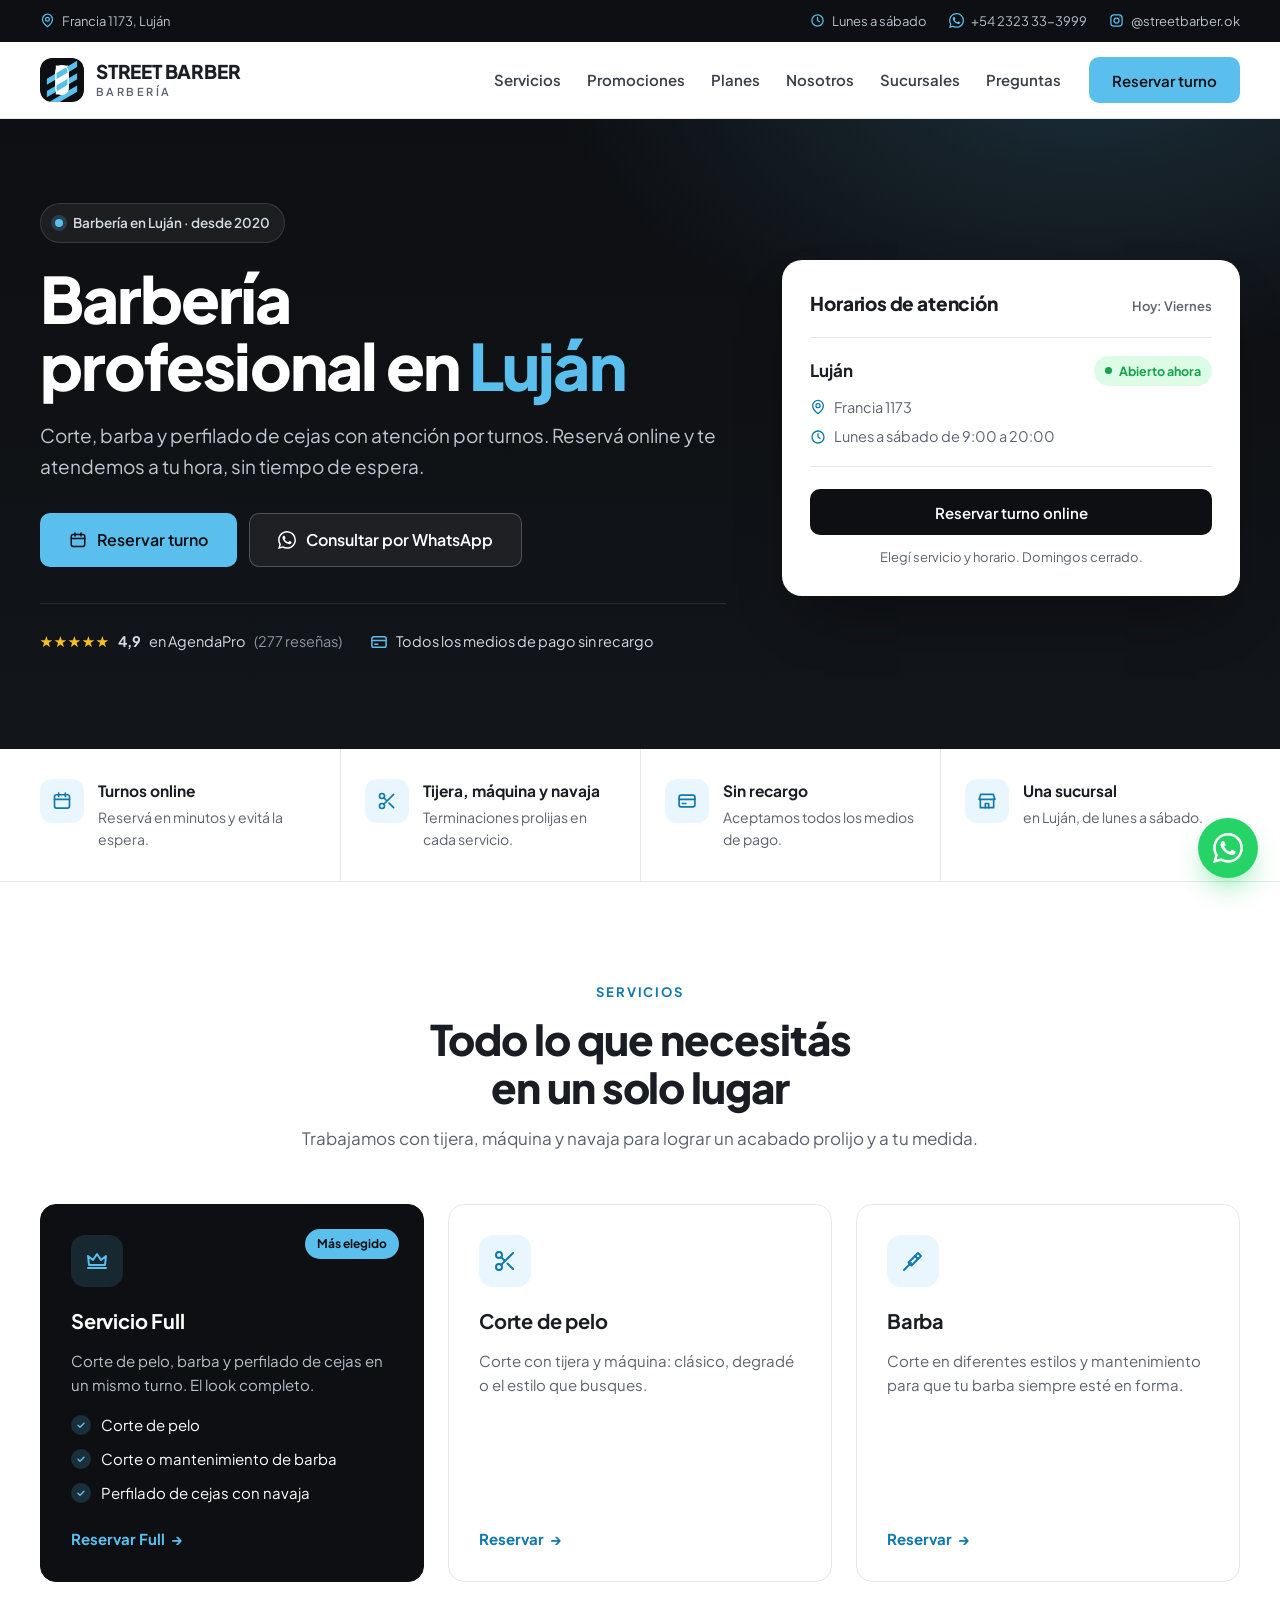
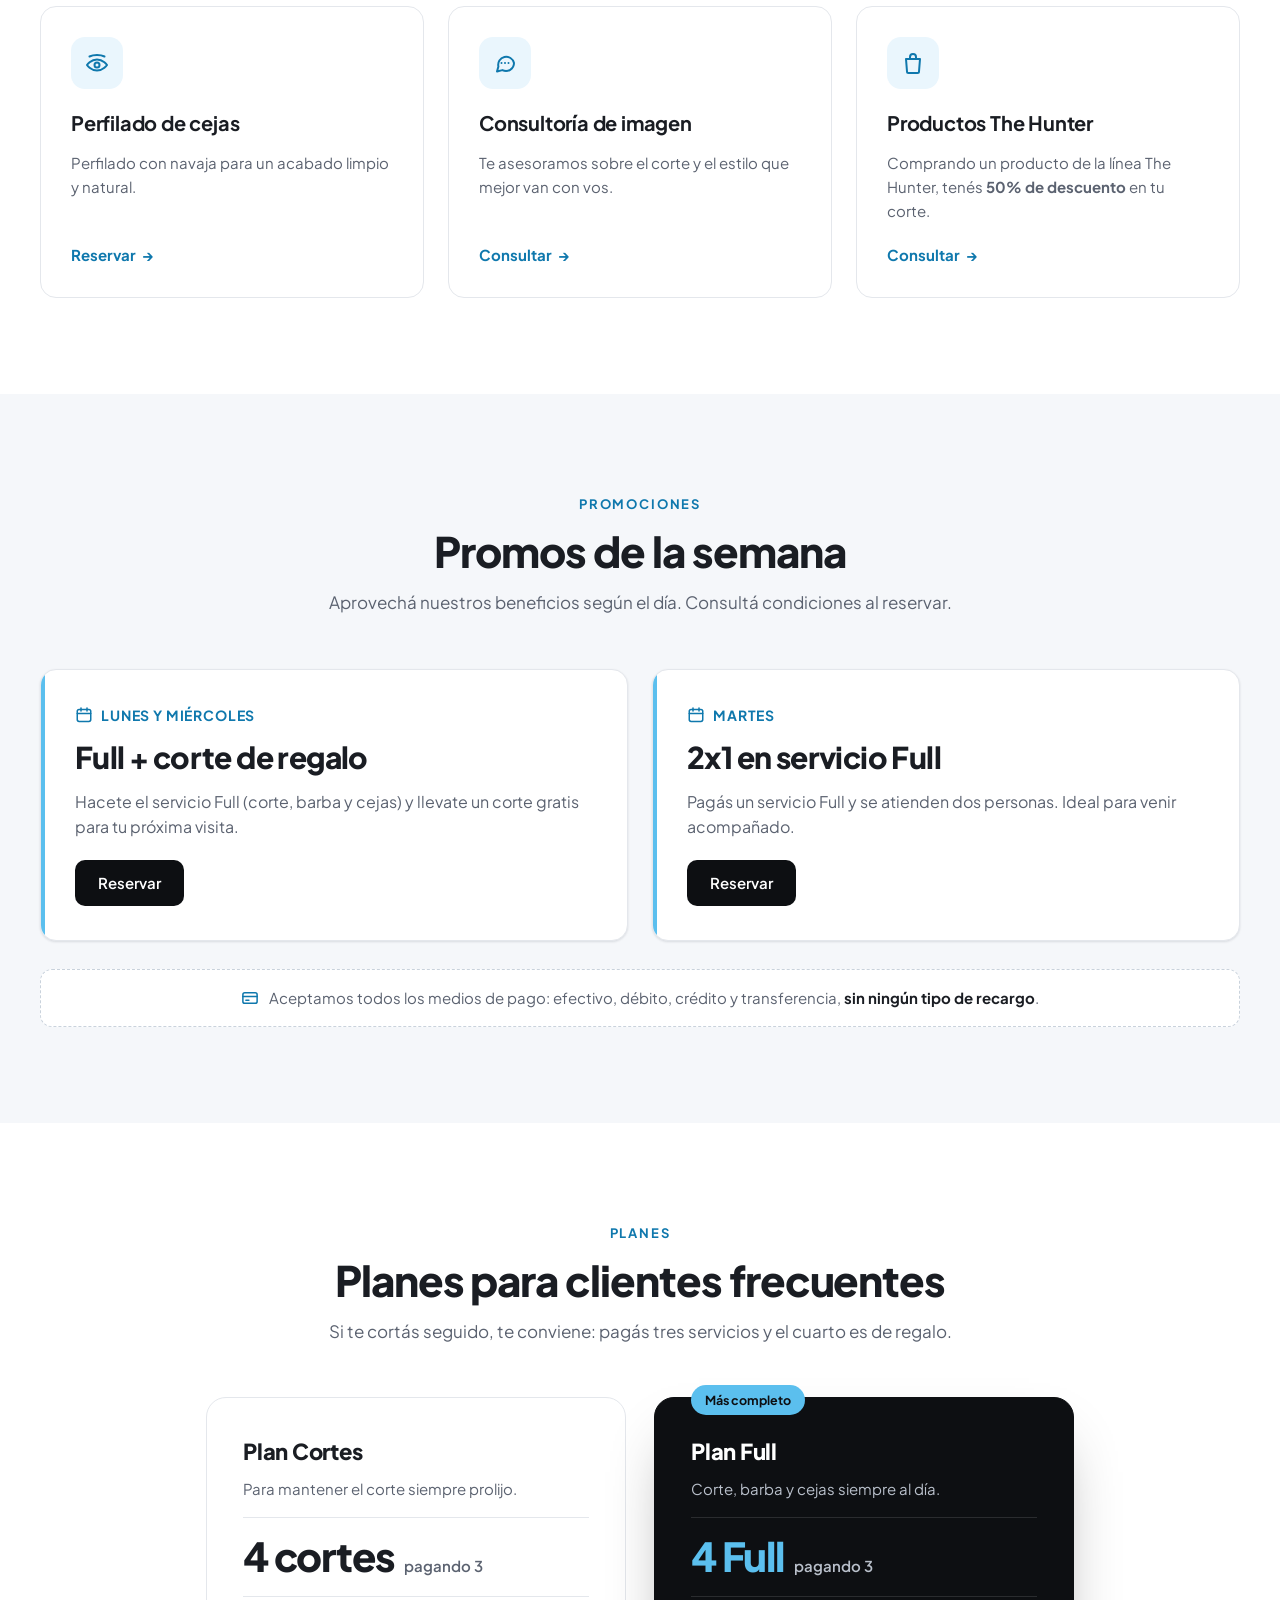
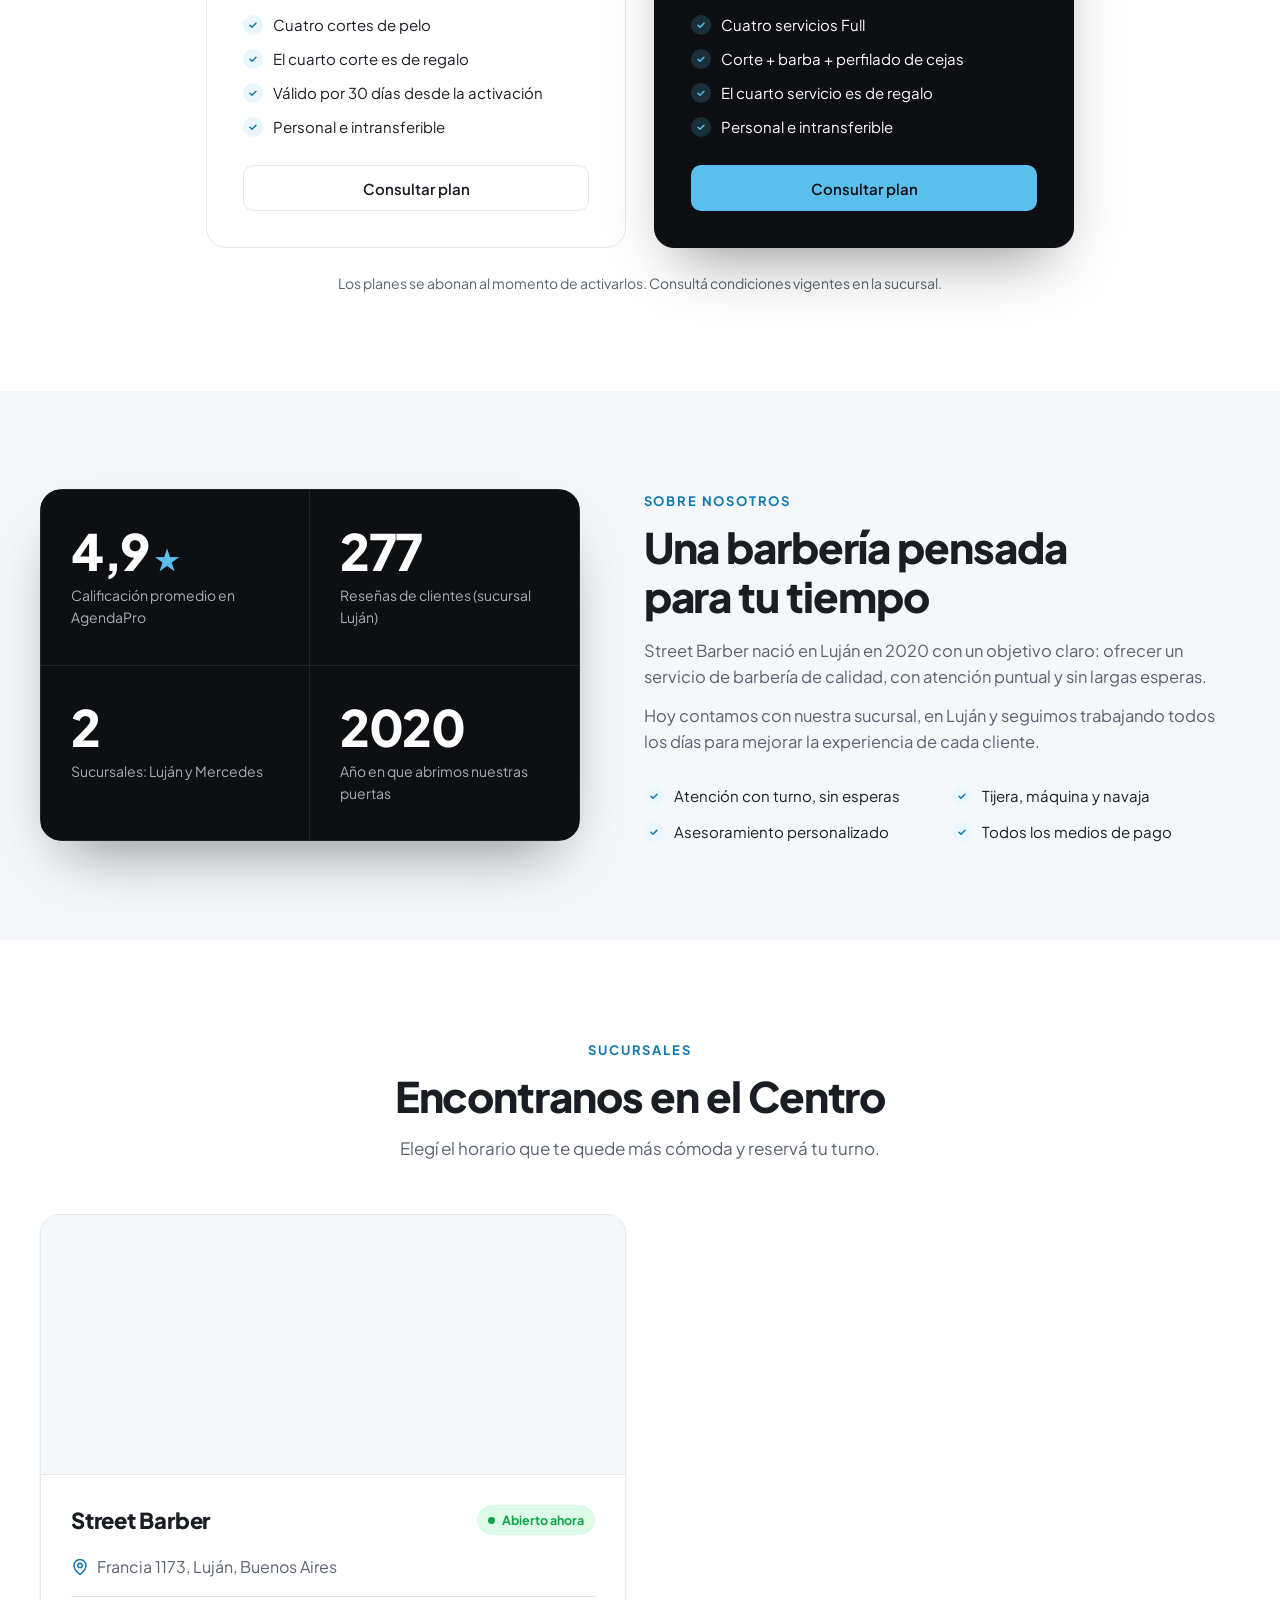
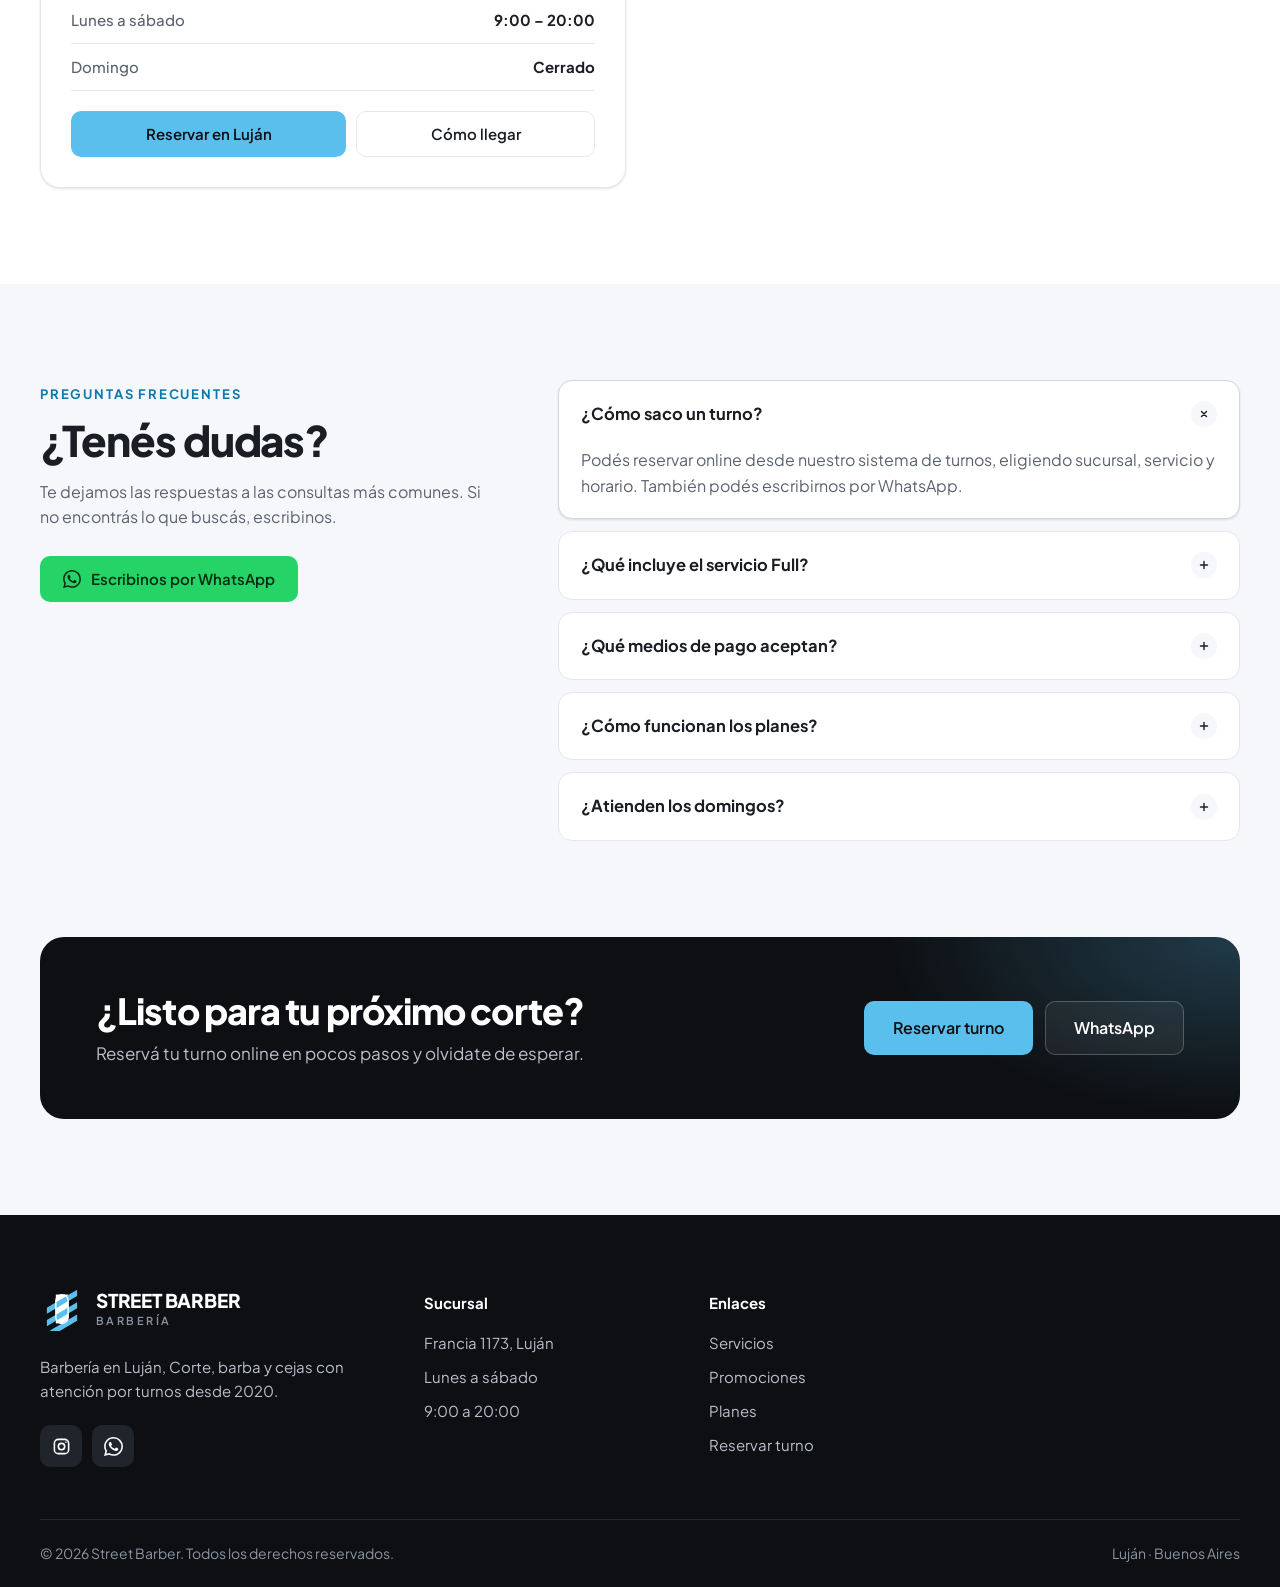
<file: index.html>
<!doctype html>
<html lang="es-AR">
<head>
  <meta charset="utf-8">
  <meta name="viewport" content="width=device-width, initial-scale=1">
  <title>Street Barber | Barbería en Luján y Mercedes</title>
  <meta name="description" content="Street Barber, barbería en Luján (Francia 1173). Corte, barba y perfilado de cejas con turnos online. Lunes a sábado.">
  <meta name="theme-color" content="#0d0f12">

  <meta property="og:type" content="website">
  <meta property="og:locale" content="es_AR">
  <meta property="og:site_name" content="Street Barber">
  <meta property="og:title" content="Street Barber | Barbería en Luján">
  <meta property="og:description" content="Corte, barba y cejas con turnos online. Reservá y te atendemos a tu hora.">
  <meta property="og:image" content="https://www.streetbarber.com.ar/assets/img/og.png">
  <meta property="og:image:width" content="1200">
  <meta property="og:image:height" content="630">
  <meta name="twitter:card" content="summary_large_image">

  <link rel="icon" href="assets/img/favicon.svg" type="image/svg+xml">
  <link rel="apple-touch-icon" href="assets/img/apple-touch-icon.png">

  <link rel="preconnect" href="https://fonts.googleapis.com">
  <link rel="preconnect" href="https://fonts.gstatic.com" crossorigin>
  <link href="https://fonts.googleapis.com/css2?family=Plus+Jakarta+Sans:wght@400;500;600;700;800&display=swap" rel="stylesheet">
  <link rel="stylesheet" href="assets/css/styles.css">

  <script type="application/ld+json">
  {
    "@context": "https://schema.org",
    "@graph": [
      {
        "@type": "BarberShop",
        "name": "Street Barber Luján",
        "url": "https://www.streetbarber.com.ar/",
        "image": "https://www.streetbarber.com.ar/assets/img/og.png",
        "telephone": "+54 2323 333999",
        "paymentAccepted": "Efectivo, Tarjeta de débito, Tarjeta de crédito, Transferencia",
        "address": { "@type": "PostalAddress", "streetAddress": "Francia 1173", "addressLocality": "Luján", "postalCode": "B6700", "addressRegion": "Buenos Aires", "addressCountry": "AR" },
        "openingHoursSpecification": [{ "@type": "OpeningHoursSpecification", "dayOfWeek": ["Monday","Tuesday","Wednesday","Thursday","Friday","Saturday"], "opens": "09:00", "closes": "20:00" }],
        "sameAs": ["https://www.instagram.com/streetbarber.ok/"]
      },
    ]
  }
  </script>
</head>
<body>

  <a class="skip-link" href="#contenido">Saltar al contenido</a>

  <!-- Barra superior -->
  <div class="topbar">
    <div class="container topbar__inner">
      <ul class="topbar__list">
        <li><svg class="icon" aria-hidden="true"><use href="#i-pin"/></svg> Francia 1173, Luján</li>
      </ul>
      <ul class="topbar__list">
        <li><svg class="icon" aria-hidden="true"><use href="#i-clock"/></svg> Lunes a sábado</li>
        <li><a href="https://wa.me/542323333999" target="_blank" rel="noopener"><svg class="icon" aria-hidden="true"><use href="#i-whatsapp"/></svg> +54 2323 33-3999</a></li>
        <li><a href="https://www.instagram.com/streetbarber.ok/" target="_blank" rel="noopener" aria-label="Instagram"><svg class="icon" aria-hidden="true"><use href="#i-instagram"/></svg> @streetbarber.ok</a></li>
      </ul>
    </div>
  </div>

  <!-- Navegación -->
  <header class="header" id="header">
    <div class="container header__inner">
      <a href="#inicio" class="brand" aria-label="Street Barber, ir al inicio">
        <svg class="brand__mark" viewBox="0 0 64 64" aria-hidden="true"><use href="#logo-mark"/></svg>
        <span class="brand__text">
          <strong>Street Barber</strong>
          <small>Barbería</small>
        </span>
      </a>

      <nav class="nav" id="nav" aria-label="Navegación principal">
        <ul class="nav__list">
          <li><a class="nav__link" href="#servicios">Servicios</a></li>
          <li><a class="nav__link" href="#promociones">Promociones</a></li>
          <li><a class="nav__link" href="#planes">Planes</a></li>
          <li><a class="nav__link" href="#nosotros">Nosotros</a></li>
          <li><a class="nav__link" href="#sucursales">Sucursales</a></li>
          <li><a class="nav__link" href="#preguntas">Preguntas</a></li>
        </ul>
        <a class="btn btn--primary nav__cta" href="https://streetbarber.site.agendapro.com/ar" target="_blank" rel="noopener">Reservar turno</a>
      </nav>

      <button class="nav-toggle" id="nav-toggle" aria-label="Abrir menú" aria-expanded="false" aria-controls="nav">
        <span></span><span></span><span></span>
      </button>
    </div>
  </header>

  <main id="contenido">

    <!-- Hero -->
    <section class="hero" id="inicio">
      <div class="container hero__inner">
        <div class="hero__content">
          <p class="hero__badge"><span class="dot"></span> Barbería en Luján · desde 2020</p>
          <h1 class="hero__title">Barbería profesional en <span>Luján</span></h1>
          <p class="hero__lead">Corte, barba y perfilado de cejas con atención por turnos. Reservá online y te atendemos a tu hora, sin tiempo de espera.</p>
          <div class="hero__actions">
            <a class="btn btn--primary btn--lg" href="https://streetbarber.site.agendapro.com/ar" target="_blank" rel="noopener">
              <svg class="icon" aria-hidden="true"><use href="#i-calendar"/></svg> Reservar turno
            </a>
            <a class="btn btn--ghost btn--lg" href="https://wa.me/542323333999?text=Hola%20Street%20Barber%2C%20quiero%20consultar%20por%20un%20turno." target="_blank" rel="noopener">
              <svg class="icon" aria-hidden="true"><use href="#i-whatsapp"/></svg> Consultar por WhatsApp
            </a>
          </div>
          <ul class="hero__trust">
            <li><span class="stars" aria-hidden="true">★★★★★</span> <strong>4,9</strong> en AgendaPro <span class="muted">(277 reseñas)</span></li>
            <li><svg class="icon" aria-hidden="true"><use href="#i-card"/></svg> Todos los medios de pago sin recargo</li>
          </ul>
        </div>

        <aside class="hours-card" aria-label="Horarios de atención">
          <div class="hours-card__head">
            <h2>Horarios de atención</h2>
            <span class="hours-card__today" id="today-label">Lunes a sábado</span>
          </div>

          <div class="hours-card__branch">
            <div class="hours-card__row">
              <h3>Luján</h3>
              <span class="status" data-branch="lujan"><span class="status__dot"></span><span class="status__text">Lun a Sáb</span></span>
            </div>
            <p><svg class="icon" aria-hidden="true"><use href="#i-pin"/></svg> Francia 1173</p>
            <p><svg class="icon" aria-hidden="true"><use href="#i-clock"/></svg> Lunes a sábado de 9:00 a 20:00</p>
          </div>

          <a class="btn btn--dark btn--block" href="https://streetbarber.site.agendapro.com/ar" target="_blank" rel="noopener">Reservar turno online</a>
          <p class="hours-card__note">Elegí servicio y horario. Domingos cerrado.</p>
        </aside>
      </div>
    </section>

    <!-- Beneficios -->
    <section class="features" aria-label="Por qué elegirnos">
      <div class="container features__grid">
        <div class="feature">
          <span class="feature__icon"><svg class="icon" aria-hidden="true"><use href="#i-calendar"/></svg></span>
          <div><h3>Turnos online</h3><p>Reservá en minutos y evitá la espera.</p></div>
        </div>
        <div class="feature">
          <span class="feature__icon"><svg class="icon" aria-hidden="true"><use href="#i-scissors"/></svg></span>
          <div><h3>Tijera, máquina y navaja</h3><p>Terminaciones prolijas en cada servicio.</p></div>
        </div>
        <div class="feature">
          <span class="feature__icon"><svg class="icon" aria-hidden="true"><use href="#i-card"/></svg></span>
          <div><h3>Sin recargo</h3><p>Aceptamos todos los medios de pago.</p></div>
        </div>
        <div class="feature">
          <span class="feature__icon"><svg class="icon" aria-hidden="true"><use href="#i-store"/></svg></span>
          <div><h3>Una sucursal</h3><p>en Luján, de lunes a sábado.</p></div>
        </div>
      </div>
    </section>

    <!-- Servicios -->
    <section class="section" id="servicios">
      <div class="container">
        <header class="section__head">
          <p class="eyebrow">Servicios</p>
          <h2 class="section__title">Todo lo que necesitás en un solo lugar</h2>
          <p class="section__lead">Trabajamos con tijera, máquina y navaja para lograr un acabado prolijo y a tu medida.</p>
        </header>

        <div class="services">
          <article class="service service--featured">
            <span class="service__badge">Más elegido</span>
            <span class="service__icon"><svg class="icon" aria-hidden="true"><use href="#i-crown"/></svg></span>
            <h3>Servicio Full</h3>
            <p>Corte de pelo, barba y perfilado de cejas en un mismo turno. El look completo.</p>
            <ul class="checklist">
              <li>Corte de pelo</li>
              <li>Corte o mantenimiento de barba</li>
              <li>Perfilado de cejas con navaja</li>
            </ul>
            <a class="service__link" href="https://streetbarber.site.agendapro.com/ar" target="_blank" rel="noopener">Reservar Full <span aria-hidden="true">→</span></a>
          </article>

          <article class="service">
            <span class="service__icon"><svg class="icon" aria-hidden="true"><use href="#i-scissors"/></svg></span>
            <h3>Corte de pelo</h3>
            <p>Corte con tijera y máquina: clásico, degradé o el estilo que busques.</p>
            <a class="service__link" href="https://streetbarber.site.agendapro.com/ar" target="_blank" rel="noopener">Reservar <span aria-hidden="true">→</span></a>
          </article>

          <article class="service">
            <span class="service__icon"><svg class="icon" aria-hidden="true"><use href="#i-razor"/></svg></span>
            <h3>Barba</h3>
            <p>Corte en diferentes estilos y mantenimiento para que tu barba siempre esté en forma.</p>
            <a class="service__link" href="https://streetbarber.site.agendapro.com/ar" target="_blank" rel="noopener">Reservar <span aria-hidden="true">→</span></a>
          </article>

          <article class="service">
            <span class="service__icon"><svg class="icon" aria-hidden="true"><use href="#i-eye"/></svg></span>
            <h3>Perfilado de cejas</h3>
            <p>Perfilado con navaja para un acabado limpio y natural.</p>
            <a class="service__link" href="https://streetbarber.site.agendapro.com/ar" target="_blank" rel="noopener">Reservar <span aria-hidden="true">→</span></a>
          </article>

          <article class="service">
            <span class="service__icon"><svg class="icon" aria-hidden="true"><use href="#i-chat"/></svg></span>
            <h3>Consultoría de imagen</h3>
            <p>Te asesoramos sobre el corte y el estilo que mejor van con vos.</p>
            <a class="service__link" href="https://wa.me/542323333999?text=Hola%2C%20quiero%20asesoramiento%20para%20mi%20pr%C3%B3ximo%20corte." target="_blank" rel="noopener">Consultar <span aria-hidden="true">→</span></a>
          </article>

          <article class="service">
            <span class="service__icon"><svg class="icon" aria-hidden="true"><use href="#i-bag"/></svg></span>
            <h3>Productos The Hunter</h3>
            <p>Comprando un producto de la línea The Hunter, tenés <strong>50% de descuento</strong> en tu corte.</p>
            <a class="service__link" href="https://wa.me/542323333999?text=Hola%2C%20quiero%20consultar%20por%20los%20productos%20The%20Hunter." target="_blank" rel="noopener">Consultar <span aria-hidden="true">→</span></a>
          </article>
        </div>
      </div>
    </section>

    <!-- Promociones -->
    <section class="section section--soft" id="promociones">
      <div class="container">
        <header class="section__head">
          <p class="eyebrow">Promociones</p>
          <h2 class="section__title">Promos de la semana</h2>
          <p class="section__lead">Aprovechá nuestros beneficios según el día. Consultá condiciones al reservar.</p>
        </header>

        <div class="promos">
          <article class="promo" data-days="1,3">
            <div class="promo__top">
              <span class="promo__day"><svg class="icon" aria-hidden="true"><use href="#i-calendar"/></svg> Lunes y miércoles</span>
              <span class="promo__today">Válida hoy</span>
            </div>
            <h3>Full + corte de regalo</h3>
            <p>Hacete el servicio Full (corte, barba y cejas) y llevate un corte gratis para tu próxima visita.</p>
            <a class="btn btn--dark" href="https://streetbarber.site.agendapro.com/ar" target="_blank" rel="noopener">Reservar</a>
          </article>

          <article class="promo" data-days="2">
            <div class="promo__top">
              <span class="promo__day"><svg class="icon" aria-hidden="true"><use href="#i-calendar"/></svg> Martes</span>
              <span class="promo__today">Válida hoy</span>
            </div>
            <h3>2x1 en servicio Full</h3>
            <p>Pagás un servicio Full y se atienden dos personas. Ideal para venir acompañado.</p>
            <a class="btn btn--dark" href="https://streetbarber.site.agendapro.com/ar" target="_blank" rel="noopener">Reservar</a>
          </article>
        </div>

        <p class="notice"><svg class="icon" aria-hidden="true"><use href="#i-card"/></svg> <span>Aceptamos todos los medios de pago: efectivo, débito, crédito y transferencia, <strong>sin ningún tipo de recargo</strong>.</span></p>
      </div>
    </section>

    <!-- Planes -->
    <section class="section" id="planes">
      <div class="container">
        <header class="section__head">
          <p class="eyebrow">Planes</p>
          <h2 class="section__title">Planes para clientes frecuentes</h2>
          <p class="section__lead">Si te cortás seguido, te conviene: pagás tres servicios y el cuarto es de regalo.</p>
        </header>

        <div class="plans">
          <article class="plan">
            <h3>Plan Cortes</h3>
            <p class="plan__desc">Para mantener el corte siempre prolijo.</p>
            <p class="plan__offer"><strong>4 cortes</strong> <span>pagando 3</span></p>
            <ul class="checklist">
              <li>Cuatro cortes de pelo</li>
              <li>El cuarto corte es de regalo</li>
              <li>Válido por 30 días desde la activación</li>
              <li>Personal e intransferible</li>
            </ul>
            <a class="btn btn--outline btn--block" href="https://wa.me/542323333999?text=Hola%2C%20quiero%20consultar%20por%20el%20Plan%20Cortes." target="_blank" rel="noopener">Consultar plan</a>
          </article>

          <article class="plan plan--featured">
            <span class="plan__badge">Más completo</span>
            <h3>Plan Full</h3>
            <p class="plan__desc">Corte, barba y cejas siempre al día.</p>
            <p class="plan__offer"><strong>4 Full</strong> <span>pagando 3</span></p>
            <ul class="checklist">
              <li>Cuatro servicios Full</li>
              <li>Corte + barba + perfilado de cejas</li>
              <li>El cuarto servicio es de regalo</li>
              <li>Personal e intransferible</li>
            </ul>
            <a class="btn btn--primary btn--block" href="https://wa.me/542323333999?text=Hola%2C%20quiero%20consultar%20por%20el%20Plan%20Full." target="_blank" rel="noopener">Consultar plan</a>
          </article>
        </div>
        <p class="plans__note">Los planes se abonan al momento de activarlos. Consultá condiciones vigentes en la sucursal.</p>
      </div>
    </section>

    <!-- Nosotros -->
    <section class="section section--soft" id="nosotros">
      <div class="container about">
        <div class="about__stats">
          <div class="stat">
            <strong>4,9<span>★</span></strong>
            <span>Calificación promedio en AgendaPro</span>
          </div>
          <div class="stat">
            <strong>277</strong>
            <span>Reseñas de clientes (sucursal Luján)</span>
          </div>
          <div class="stat">
            <strong>2</strong>
            <span>Sucursales: Luján y Mercedes</span>
          </div>
          <div class="stat">
            <strong>2020</strong>
            <span>Año en que abrimos nuestras puertas</span>
          </div>
        </div>

        <div class="about__content">
          <p class="eyebrow">Sobre nosotros</p>
          <h2 class="section__title">Una barbería pensada para tu tiempo</h2>
          <p>Street Barber nació en Luján en 2020 con un objetivo claro: ofrecer un servicio de barbería de calidad, con atención puntual y sin largas esperas.</p>
          <p>Hoy contamos con nuestra sucursal, en Luján y seguimos trabajando todos los días para mejorar la experiencia de cada cliente.</p>
          <ul class="checklist checklist--cols">
            <li>Atención con turno, sin esperas</li>
            <li>Tijera, máquina y navaja</li>
            <li>Asesoramiento personalizado</li>
            <li>Todos los medios de pago</li>
          </ul>
        </div>
      </div>
    </section>

    <!-- Sucursales -->
    <section class="section" id="sucursales">
      <div class="container">
        <header class="section__head">
          <p class="eyebrow">Sucursales</p>
          <h2 class="section__title">Encontranos en el Centro</h2>
          <p class="section__lead">Elegí el horario que te quede más cómoda y reservá tu turno.</p>
        </header>

        <div class="branches">
          <article class="branch">
            <div class="branch__map">
              <iframe title="Mapa de Street Barber Luján" loading="lazy" referrerpolicy="no-referrer-when-downgrade" src="https://www.google.com/maps?q=Francia+1173,+Luj%C3%A1n,+Buenos+Aires,+Argentina&amp;z=16&amp;output=embed"></iframe>
            </div>
            <div class="branch__body">
              <div class="branch__head">
                <h3>Street Barber</h3>
                <span class="status" data-branch="lujan"><span class="status__dot"></span><span class="status__text">Lun a Sáb</span></span>
              </div>
              <p class="branch__address"><svg class="icon" aria-hidden="true"><use href="#i-pin"/></svg> Francia 1173, Luján, Buenos Aires</p>
              <table class="hours">
                <tr><th scope="row">Lunes a sábado</th><td>9:00 – 20:00</td></tr>
                <tr><th scope="row">Domingo</th><td>Cerrado</td></tr>
              </table>
              <div class="branch__actions">
                <a class="btn btn--primary" href="https://streetbarber.site.agendapro.com/ar/sucursal/38255" target="_blank" rel="noopener">Reservar en Luján</a>
                <a class="btn btn--outline" href="https://www.google.com/maps/dir/?api=1&amp;destination=Francia+1173,+Luj%C3%A1n,+Buenos+Aires,+Argentina" target="_blank" rel="noopener">Cómo llegar</a>
              </div>
            </div>
          </article>
        
        </div>
      </div>
    </section>

    <!-- Preguntas frecuentes -->
    <section class="section section--soft" id="preguntas">
      <div class="container faq">
        <div class="faq__intro">
          <p class="eyebrow">Preguntas frecuentes</p>
          <h2 class="section__title">¿Tenés dudas?</h2>
          <p>Te dejamos las respuestas a las consultas más comunes. Si no encontrás lo que buscás, escribinos.</p>
          <a class="btn btn--whatsapp" href="https://wa.me/542323333999?text=Hola%20Street%20Barber%2C%20tengo%20una%20consulta." target="_blank" rel="noopener">
            <svg class="icon" aria-hidden="true"><use href="#i-whatsapp"/></svg> Escribinos por WhatsApp
          </a>
        </div>
        <div class="faq__list">
          <details class="faq__item" open>
            <summary>¿Cómo saco un turno?</summary>
            <p>Podés reservar online desde nuestro sistema de turnos, eligiendo sucursal, servicio y horario. También podés escribirnos por WhatsApp.</p>
          </details>
          <details class="faq__item">
            <summary>¿Qué incluye el servicio Full?</summary>
            <p>Incluye corte de pelo, corte o mantenimiento de barba y perfilado de cejas con navaja, todo en un mismo turno.</p>
          </details>
          <details class="faq__item">
            <summary>¿Qué medios de pago aceptan?</summary>
            <p>Aceptamos todos los medios de pago (efectivo, débito, crédito y transferencia) sin ningún tipo de recargo.</p>
          </details>
          <details class="faq__item">
            <summary>¿Cómo funcionan los planes?</summary>
            <p>El plan se abona al activarlo: pagás tres servicios y el cuarto es de regalo. El Plan Cortes tiene una vigencia de 30 días desde la activación. Los planes son personales e intransferibles.</p>
          </details>
          <details class="faq__item">
            <summary>¿Atienden los domingos?</summary>
            <p>No. Ambas sucursales atienden de lunes a sábado: Luján de 9:00 a 20:00 y Mercedes de 10:00 a 21:00.</p>
          </details>
        </div>
      </div>
    </section>

    <!-- Llamado a la acción -->
    <section class="cta">
      <div class="container">
        <div class="cta__box">
          <div>
            <h2>¿Listo para tu próximo corte?</h2>
            <p>Reservá tu turno online en pocos pasos y olvidate de esperar.</p>
          </div>
          <div class="cta__actions">
            <a class="btn btn--primary btn--lg" href="https://streetbarber.site.agendapro.com/ar" target="_blank" rel="noopener">Reservar turno</a>
            <a class="btn btn--ghost btn--lg" href="https://wa.me/542323333999?text=Hola%20Street%20Barber%2C%20quiero%20consultar%20por%20un%20turno." target="_blank" rel="noopener">WhatsApp</a>
          </div>
        </div>
      </div>
    </section>
  </main>

  <!-- Footer -->
  <footer class="footer">
    <div class="container footer__grid">
      <div class="footer__brand">
        <a href="#inicio" class="brand brand--light" aria-label="Street Barber, ir al inicio">
          <svg class="brand__mark" viewBox="0 0 64 64" aria-hidden="true"><use href="#logo-mark"/></svg>
          <span class="brand__text"><strong>Street Barber</strong><small>Barbería</small></span>
        </a>
        <p>Barbería en Luján, Corte, barba y cejas con atención por turnos desde 2020.</p>
        <div class="socials">
          <a href="https://www.instagram.com/streetbarber.ok/" target="_blank" rel="noopener" aria-label="Instagram de Street Barber"><svg class="icon" aria-hidden="true"><use href="#i-instagram"/></svg></a>
          <a href="https://wa.me/542323333999" target="_blank" rel="noopener" aria-label="WhatsApp de Street Barber"><svg class="icon" aria-hidden="true"><use href="#i-whatsapp"/></svg></a>
        </div>
      </div>

      <div>
        <h3 class="footer__title">Sucursal</h3>
        <ul class="footer__list">
          <li>Francia 1173, Luján</li>
          <li>Lunes a sábado</li>
          <li>9:00 a 20:00</li>
        </ul>
      </div>

      <div>
        <h3 class="footer__title">Enlaces</h3>
        <ul class="footer__list">
          <li><a href="#servicios">Servicios</a></li>
          <li><a href="#promociones">Promociones</a></li>
          <li><a href="#planes">Planes</a></li>
          <li><a href="https://streetbarber.site.agendapro.com/ar" target="_blank" rel="noopener">Reservar turno</a></li>
        </ul>
      </div>
    </div>
    <div class="container footer__bottom">
      <p>© <span id="year">2026</span> Street Barber. Todos los derechos reservados.</p>
      <p>Luján · Buenos Aires</p>
    </div>
  </footer>

  <!-- WhatsApp flotante -->
  <a class="whatsapp-float" href="https://wa.me/542323333999?text=Hola%20Street%20Barber%2C%20quiero%20consultar%20por%20un%20turno." target="_blank" rel="noopener" aria-label="Escribinos por WhatsApp">
    <svg class="icon" aria-hidden="true"><use href="#i-whatsapp"/></svg>
  </a>

  <!-- Íconos -->
  <svg xmlns="http://www.w3.org/2000/svg" style="display:none">
    <symbol id="logo-mark" viewBox="0 0 64 64">
      <rect width="64" height="64" rx="14" fill="#0d0f12"/>
      <clipPath id="pole-clip"><rect x="23" y="11" width="18" height="42" rx="9"/></clipPath>
      <g clip-path="url(#pole-clip)">
        <rect x="23" y="11" width="18" height="42" fill="#ffffff"/>
        <path d="M10 30 54 4v9L10 39zM10 48l44-26v9L10 57zM10 66l44-26v9L10 75z" fill="#5bbfee"/>
      </g>
      <rect x="23" y="11" width="18" height="42" rx="9" fill="none" stroke="#ffffff" stroke-width="2"/>
    </symbol>
    <symbol id="i-pin" viewBox="0 0 24 24" fill="none" stroke="currentColor" stroke-width="2" stroke-linecap="round" stroke-linejoin="round"><path d="M20 10c0 6-8 12-8 12S4 16 4 10a8 8 0 0 1 16 0z"/><circle cx="12" cy="10" r="3"/></symbol>
    <symbol id="i-clock" viewBox="0 0 24 24" fill="none" stroke="currentColor" stroke-width="2" stroke-linecap="round" stroke-linejoin="round"><circle cx="12" cy="12" r="9"/><path d="M12 7v5l3 2"/></symbol>
    <symbol id="i-calendar" viewBox="0 0 24 24" fill="none" stroke="currentColor" stroke-width="2" stroke-linecap="round" stroke-linejoin="round"><rect x="3" y="4.5" width="18" height="16" rx="2.5"/><path d="M16 2.5v4M8 2.5v4M3 10h18"/></symbol>
    <symbol id="i-scissors" viewBox="0 0 24 24" fill="none" stroke="currentColor" stroke-width="2" stroke-linecap="round" stroke-linejoin="round"><circle cx="6" cy="6" r="3"/><circle cx="6" cy="18" r="3"/><path d="M20 4 8.12 15.88M14.47 14.48 20 20M8.12 8.12 12 12"/></symbol>
    <symbol id="i-razor" viewBox="0 0 24 24" fill="none" stroke="currentColor" stroke-width="2" stroke-linecap="round" stroke-linejoin="round"><path d="M3 21l7-7"/><path d="M9 15l-1.5-1.5L17 4l3 3-9.5 9.5z"/><path d="M14 7l3 3"/></symbol>
    <symbol id="i-eye" viewBox="0 0 24 24" fill="none" stroke="currentColor" stroke-width="2" stroke-linecap="round" stroke-linejoin="round"><path d="M4.5 5.5c4-2 11-2 15 0"/><path d="M2 14s3.6-5.5 10-5.5S22 14 22 14s-3.6 5.5-10 5.5S2 14 2 14z"/><circle cx="12" cy="14" r="2.5"/></symbol>
    <symbol id="i-crown" viewBox="0 0 24 24" fill="none" stroke="currentColor" stroke-width="2" stroke-linecap="round" stroke-linejoin="round"><path d="M3 19h18M4 16 3 7l5 4 4-6 4 6 5-4-1 9z"/></symbol>
    <symbol id="i-chat" viewBox="0 0 24 24" fill="none" stroke="currentColor" stroke-width="2" stroke-linecap="round" stroke-linejoin="round"><path d="M21 12a8 8 0 0 1-11.6 7.1L4 20.5l1.4-4.9A8 8 0 1 1 21 12z"/><path d="M8.5 12h.01M12 12h.01M15.5 12h.01"/></symbol>
    <symbol id="i-bag" viewBox="0 0 24 24" fill="none" stroke="currentColor" stroke-width="2" stroke-linecap="round" stroke-linejoin="round"><path d="M5 8h14l-1 12.5a1.5 1.5 0 0 1-1.5 1.5h-9A1.5 1.5 0 0 1 6 20.5z"/><path d="M9 8V6a3 3 0 0 1 6 0v2"/></symbol>
    <symbol id="i-card" viewBox="0 0 24 24" fill="none" stroke="currentColor" stroke-width="2" stroke-linecap="round" stroke-linejoin="round"><rect x="2.5" y="5" width="19" height="14" rx="2.5"/><path d="M2.5 10h19M6.5 15h4"/></symbol>
    <symbol id="i-store" viewBox="0 0 24 24" fill="none" stroke="currentColor" stroke-width="2" stroke-linecap="round" stroke-linejoin="round"><path d="M4 10v10h16V10"/><path d="M2.5 10 4.5 4h15l2 6z"/><path d="M10 20v-5h4v5"/></symbol>
    <symbol id="i-check" viewBox="0 0 24 24" fill="none" stroke="currentColor" stroke-width="2.6" stroke-linecap="round" stroke-linejoin="round"><path d="M5 12.5l4.5 4.5L19 7.5"/></symbol>
    <symbol id="i-instagram" viewBox="0 0 24 24" fill="none" stroke="currentColor" stroke-width="2" stroke-linecap="round" stroke-linejoin="round"><rect x="3" y="3" width="18" height="18" rx="5"/><circle cx="12" cy="12" r="4"/><path d="M17.5 6.5h.01"/></symbol>
    <symbol id="i-whatsapp" viewBox="0 0 24 24"><path fill="currentColor" d="M17.472 14.382c-.297-.149-1.758-.867-2.03-.967-.273-.099-.471-.148-.67.15-.197.297-.767.966-.94 1.164-.173.199-.347.223-.644.075-.297-.15-1.255-.463-2.39-1.475-.883-.788-1.48-1.761-1.653-2.059-.173-.297-.018-.458.13-.606.134-.133.298-.347.446-.52.149-.174.198-.298.298-.497.099-.198.05-.371-.025-.52-.075-.149-.669-1.612-.916-2.207-.242-.579-.487-.5-.669-.51-.173-.008-.371-.01-.57-.01-.198 0-.52.074-.792.372-.272.297-1.04 1.016-1.04 2.479 0 1.462 1.065 2.875 1.213 3.074.149.198 2.096 3.2 5.077 4.487.709.306 1.262.489 1.694.625.712.227 1.36.195 1.871.118.571-.085 1.758-.719 2.006-1.413.248-.694.248-1.289.173-1.413-.074-.124-.272-.198-.57-.347m-5.421 7.403h-.004a9.87 9.87 0 01-5.031-1.378l-.361-.214-3.741.982.998-3.648-.235-.374a9.86 9.86 0 01-1.51-5.26c.001-5.45 4.436-9.884 9.888-9.884 2.64 0 5.122 1.03 6.988 2.898a9.825 9.825 0 012.893 6.994c-.003 5.45-4.437 9.884-9.885 9.884m8.413-18.297A11.815 11.815 0 0012.05 0C5.495 0 .16 5.335.157 11.892c0 2.096.547 4.142 1.588 5.945L.057 24l6.305-1.654a11.882 11.882 0 005.683 1.448h.005c6.554 0 11.89-5.335 11.893-11.893a11.821 11.821 0 00-3.48-8.413z"/></symbol>
  </svg>

  <script src="assets/js/main.js" defer></script>
</body>
</html>
</file>
<file: assets/css/styles.css>
/* ==========================================================================
   Street Barber — Hoja de estilos
   Colores de marca: negro, blanco y celeste
   ========================================================================== */

:root {
  --ink: #0d0f12;
  --ink-2: #16191e;
  --ink-3: #20242b;
  --text: #1a1d23;
  --muted: #5b6270;
  --line: #e4e7ec;
  --bg: #ffffff;
  --bg-soft: #f5f7fa;

  --brand: #5bbfee;        /* celeste */
  --brand-600: #3aaee6;
  --brand-700: #0f78ad;    /* celeste oscuro para textos sobre blanco */
  --brand-50: #eaf6fd;

  --green: #16a34a; --green-50: #dcfce7;
  --amber: #b45309; --amber-50: #fef3c7;
  --red: #dc2626;   --red-50: #fee2e2;
  --whatsapp: #25d366;

  --radius: 16px;
  --radius-sm: 10px;
  --shadow-sm: 0 1px 2px rgba(16, 24, 40, .05), 0 1px 3px rgba(16, 24, 40, .07);
  --shadow: 0 12px 32px -14px rgba(16, 24, 40, .22);
  --shadow-lg: 0 30px 60px -24px rgba(0, 0, 0, .45);

  --font: 'Plus Jakarta Sans', system-ui, -apple-system, 'Segoe UI', Roboto, sans-serif;
  --container: 1200px;
  --header-h: 76px;
}

/* ---------- Base ---------- */
*, *::before, *::after { box-sizing: border-box; }
html { scroll-behavior: smooth; scroll-padding-top: calc(var(--header-h) + 12px); -webkit-text-size-adjust: 100%; }
body { margin: 0; font-family: var(--font); font-size: 16px; line-height: 1.6; color: var(--text); background: var(--bg); -webkit-font-smoothing: antialiased; }
h1, h2, h3, p, ul { margin: 0; }
ul { padding: 0; list-style: none; }
a { color: inherit; text-decoration: none; }
img, svg, iframe { display: block; max-width: 100%; }
strong { font-weight: 700; }
::selection { background: var(--brand); color: var(--ink); }
:focus-visible { outline: 3px solid var(--brand); outline-offset: 2px; border-radius: 6px; }

.container { width: min(var(--container), 100% - 40px); margin-inline: auto; }
.icon { width: 18px; height: 18px; flex: none; }
.muted { color: var(--muted); }

.skip-link { position: absolute; left: 12px; top: -60px; z-index: 100; padding: 10px 16px; background: var(--ink); color: #fff; border-radius: 8px; font-weight: 600; }
.skip-link:focus { top: 12px; }

/* ---------- Botones ---------- */
.btn {
  display: inline-flex; align-items: center; justify-content: center; gap: 10px;
  min-height: 46px; padding: 0 22px; border-radius: 10px; border: 1.5px solid transparent;
  font: 600 15px/1 var(--font); white-space: nowrap; cursor: pointer;
  transition: background-color .2s, border-color .2s, color .2s, box-shadow .2s, transform .2s;
}
.btn:hover { transform: translateY(-1px); }
.btn--lg { min-height: 54px; padding: 0 28px; font-size: 16px; }
.btn--block { width: 100%; }
.btn--primary { background: var(--brand); color: var(--ink); }
.btn--primary:hover { background: var(--brand-600); box-shadow: 0 10px 22px -10px rgba(58, 174, 230, .8); }
.btn--dark { background: var(--ink); color: #fff; }
.btn--dark:hover { background: var(--ink-3); }
.btn--outline { background: #fff; color: var(--text); border-color: var(--line); }
.btn--outline:hover { border-color: var(--text); }
.btn--ghost { background: rgba(255, 255, 255, .06); color: #fff; border-color: rgba(255, 255, 255, .22); }
.btn--ghost:hover { background: rgba(255, 255, 255, .12); border-color: rgba(255, 255, 255, .4); }
.btn--whatsapp { background: var(--whatsapp); color: #062b14; }
.btn--whatsapp:hover { background: #20bd5a; }

/* ---------- Barra superior ---------- */
.topbar { background: var(--ink); color: #b9c0cb; font-size: 13px; }
.topbar__inner { display: flex; justify-content: space-between; align-items: center; gap: 16px; min-height: 42px; }
.topbar__list { display: flex; flex-wrap: wrap; gap: 6px 22px; }
.topbar__list li, .topbar__list a { display: inline-flex; align-items: center; gap: 7px; }
.topbar__list a:hover { color: #fff; }
.topbar .icon { width: 15px; height: 15px; color: var(--brand); }

/* ---------- Header ---------- */
.header { position: sticky; top: 0; z-index: 50; background: #fff; border-bottom: 1px solid var(--line); transition: box-shadow .25s; }
.header.is-scrolled { box-shadow: 0 6px 24px -14px rgba(16, 24, 40, .35); }
.header__inner { display: flex; align-items: center; justify-content: space-between; gap: 24px; height: var(--header-h); }

.brand { display: inline-flex; align-items: center; gap: 12px; }
.brand__mark { width: 44px; height: 44px; border-radius: 12px; }
.brand__text { display: flex; flex-direction: column; line-height: 1.05; }
.brand__text strong { font-size: 19px; font-weight: 800; letter-spacing: -.01em; text-transform: uppercase; }
.brand__text small { font-size: 11px; font-weight: 600; letter-spacing: .22em; text-transform: uppercase; color: var(--muted); margin-top: 4px; }
.brand--light .brand__text strong { color: #fff; }
.brand--light .brand__text small { color: #8d95a3; }

.nav { display: flex; align-items: center; gap: 28px; }
.nav__list { display: flex; align-items: center; gap: 26px; }
.nav__link { position: relative; font-size: 15px; font-weight: 600; color: #3a404b; padding: 6px 0; transition: color .2s; }
.nav__link::after { content: ""; position: absolute; left: 0; right: 0; bottom: -2px; height: 2px; border-radius: 2px; background: var(--brand); transform: scaleX(0); transition: transform .25s; }
.nav__link:hover, .nav__link.is-active { color: var(--text); }
.nav__link:hover::after, .nav__link.is-active::after { transform: scaleX(1); }

.nav-toggle { display: none; width: 46px; height: 46px; border: 1px solid var(--line); border-radius: 10px; background: #fff; cursor: pointer; position: relative; }
.nav-toggle span { position: absolute; left: 13px; right: 13px; height: 2px; border-radius: 2px; background: var(--text); transition: transform .25s, opacity .2s; }
.nav-toggle span:nth-child(1) { top: 15px; }
.nav-toggle span:nth-child(2) { top: 21px; }
.nav-toggle span:nth-child(3) { top: 27px; }
.nav-open .nav-toggle span:nth-child(1) { transform: translateY(6px) rotate(45deg); }
.nav-open .nav-toggle span:nth-child(2) { opacity: 0; }
.nav-open .nav-toggle span:nth-child(3) { transform: translateY(-6px) rotate(-45deg); }

/* ---------- Hero ---------- */
.hero {
  position: relative; overflow: hidden; color: #fff; padding: 84px 0 96px;
  background:
    radial-gradient(900px 500px at 85% -10%, rgba(91, 191, 238, .18), transparent 60%),
    linear-gradient(180deg, #0d0f12 0%, #121519 100%);
  /* Para usar una foto de fondo, guardala como assets/img/hero.jpg y reemplazá
     las líneas de "background" de arriba por:
     background: linear-gradient(90deg, rgba(13,15,18,.94) 0%, rgba(13,15,18,.75) 55%, rgba(13,15,18,.55) 100%), url("../img/hero.jpg") center / cover; */
}
.hero__inner { display: grid; grid-template-columns: minmax(0, 1.2fr) minmax(0, .8fr); gap: 56px; align-items: center; }
.hero__badge { display: inline-flex; align-items: center; gap: 10px; padding: 8px 14px; border-radius: 999px; background: rgba(255, 255, 255, .06); border: 1px solid rgba(255, 255, 255, .12); font-size: 13.5px; font-weight: 600; color: #d5dae2; }
.hero__badge .dot { width: 8px; height: 8px; border-radius: 50%; background: var(--brand); box-shadow: 0 0 0 4px rgba(91, 191, 238, .2); }
.hero__title { text-wrap: balance; margin-top: 22px; font-size: clamp(38px, 5.4vw, 64px); line-height: 1.06; font-weight: 800; letter-spacing: -.03em; }
.hero__title span { color: var(--brand); }
.hero__lead { margin-top: 20px; max-width: 54ch; font-size: clamp(17px, 1.5vw, 19px); color: #bfc6d0; }
.hero__actions { display: flex; flex-wrap: wrap; gap: 12px; margin-top: 32px; }
.hero__trust { display: flex; flex-wrap: wrap; gap: 12px 28px; margin-top: 36px; padding-top: 26px; border-top: 1px solid rgba(255, 255, 255, .1); font-size: 14.5px; color: #d5dae2; }
.hero__trust li { display: inline-flex; align-items: center; gap: 8px; }
.hero__trust .icon { color: var(--brand); }
.hero__trust .muted { color: #8d95a3; }
.stars { color: #fbbf24; letter-spacing: 1px; }

.hours-card { background: #fff; color: var(--text); border-radius: 20px; padding: 28px; box-shadow: var(--shadow-lg); }
.hours-card__head { display: flex; justify-content: space-between; align-items: baseline; gap: 12px; padding-bottom: 18px; border-bottom: 1px solid var(--line); }
.hours-card__head h2 { font-size: 19px; font-weight: 800; letter-spacing: -.01em; }
.hours-card__today { font-size: 13px; font-weight: 600; color: var(--muted); text-transform: capitalize; }
.hours-card__branch { padding: 18px 0; border-bottom: 1px solid var(--line); display: grid; gap: 6px; }
.hours-card__branch:last-of-type { margin-bottom: 22px; }
.hours-card__row { display: flex; justify-content: space-between; align-items: center; gap: 12px; margin-bottom: 4px; }
.hours-card__row h3 { font-size: 17px; font-weight: 700; }
.hours-card__branch p { display: flex; align-items: center; gap: 8px; font-size: 14.5px; color: var(--muted); }
.hours-card__branch .icon { width: 16px; height: 16px; color: var(--brand-700); }
.hours-card__note { margin-top: 12px; font-size: 13px; color: var(--muted); text-align: center; }

/* Estado abierto / cerrado */
.status { display: inline-flex; align-items: center; gap: 7px; padding: 5px 11px; border-radius: 999px; font-size: 12.5px; font-weight: 700; background: var(--bg-soft); color: var(--muted); white-space: nowrap; }
.status__dot { width: 7px; height: 7px; border-radius: 50%; background: currentColor; }
.status[data-state="open"] { background: var(--green-50); color: var(--green); }
.status[data-state="soon"] { background: var(--amber-50); color: var(--amber); }
.status[data-state="closed"] { background: var(--red-50); color: var(--red); }

/* ---------- Beneficios ---------- */
.features { border-bottom: 1px solid var(--line); background: #fff; }
.features__grid { display: grid; grid-template-columns: repeat(4, 1fr); }
.feature { display: flex; align-items: flex-start; gap: 14px; padding: 30px 24px; }
.feature + .feature { border-left: 1px solid var(--line); }
.feature:first-child { padding-left: 0; }
.feature__icon { display: grid; place-items: center; width: 44px; height: 44px; border-radius: 12px; background: var(--brand-50); color: var(--brand-700); flex: none; }
.feature__icon .icon { width: 20px; height: 20px; }
.feature h3 { font-size: 15.5px; font-weight: 700; }
.feature p { font-size: 14px; color: var(--muted); margin-top: 2px; }

/* ---------- Secciones ---------- */
.section { padding: 96px 0; }
.section--soft { background: var(--bg-soft); }
.section__head { max-width: 680px; margin: 0 auto 52px; text-align: center; }
.eyebrow { display: inline-block; font-size: 13px; font-weight: 700; letter-spacing: .14em; text-transform: uppercase; color: var(--brand-700); margin-bottom: 12px; }
.section__title { font-size: clamp(30px, 3.6vw, 42px); line-height: 1.15; font-weight: 800; letter-spacing: -.025em; text-wrap: balance; }
.section__lead { margin-top: 14px; font-size: 17px; color: var(--muted); }

.checklist { display: grid; gap: 10px; }
.checklist li { position: relative; padding-left: 30px; font-size: 15px; }
.checklist li::before { content: ""; position: absolute; left: 0; top: 2px; width: 20px; height: 20px; border-radius: 50%; background: var(--brand-50) url("data:image/svg+xml,%3Csvg xmlns='http://www.w3.org/2000/svg' viewBox='0 0 24 24' fill='none' stroke='%230f78ad' stroke-width='3' stroke-linecap='round' stroke-linejoin='round'%3E%3Cpath d='M6 12.5l4 4L18 8.5'/%3E%3C/svg%3E") center / 12px no-repeat; }

/* ---------- Servicios ---------- */
.services { display: grid; grid-template-columns: repeat(3, 1fr); gap: 24px; }
.service { position: relative; display: flex; flex-direction: column; gap: 12px; padding: 30px; border: 1px solid var(--line); border-radius: var(--radius); background: #fff; transition: box-shadow .25s, transform .25s, border-color .25s; }
.service:hover { transform: translateY(-3px); box-shadow: var(--shadow); border-color: transparent; }
.service__icon { display: grid; place-items: center; width: 52px; height: 52px; border-radius: 14px; background: var(--brand-50); color: var(--brand-700); margin-bottom: 6px; }
.service__icon .icon { width: 24px; height: 24px; }
.service h3 { font-size: 20px; font-weight: 700; letter-spacing: -.01em; }
.service p { color: var(--muted); font-size: 15px; }
.service .checklist { margin: 4px 0 2px; }
.service__link { margin-top: auto; padding-top: 8px; display: inline-flex; align-items: center; gap: 6px; font-size: 15px; font-weight: 700; color: var(--brand-700); }
.service__link span { transition: transform .2s; }
.service__link:hover span { transform: translateX(4px); }
.service--featured { background: var(--ink); color: #fff; border-color: var(--ink); }
.service--featured p { color: #b9c0cb; }
.service--featured .service__icon { background: rgba(91, 191, 238, .14); color: var(--brand); }
.service--featured .checklist li::before { background-color: rgba(91, 191, 238, .18); background-image: url("data:image/svg+xml,%3Csvg xmlns='http://www.w3.org/2000/svg' viewBox='0 0 24 24' fill='none' stroke='%235bbfee' stroke-width='3' stroke-linecap='round' stroke-linejoin='round'%3E%3Cpath d='M6 12.5l4 4L18 8.5'/%3E%3C/svg%3E"); }
.service--featured .service__link { color: var(--brand); }
.service__badge { position: absolute; top: 24px; right: 24px; padding: 5px 12px; border-radius: 999px; background: var(--brand); color: var(--ink); font-size: 12px; font-weight: 700; }

/* ---------- Promociones ---------- */
.promos { display: grid; grid-template-columns: repeat(2, 1fr); gap: 24px; }
.promo { position: relative; display: flex; flex-direction: column; align-items: flex-start; gap: 14px; padding: 34px; border-radius: var(--radius); background: #fff; border: 1px solid var(--line); box-shadow: var(--shadow-sm); overflow: hidden; }
.promo::before { content: ""; position: absolute; left: 0; top: 0; bottom: 0; width: 4px; background: var(--brand); }
.promo__top { display: flex; justify-content: space-between; align-items: center; gap: 12px; width: 100%; }
.promo__day { display: inline-flex; align-items: center; gap: 8px; font-size: 14px; font-weight: 700; color: var(--brand-700); text-transform: uppercase; letter-spacing: .06em; }
.promo__today { display: none; padding: 5px 12px; border-radius: 999px; background: var(--green-50); color: var(--green); font-size: 12.5px; font-weight: 700; }
.promo.is-today { border-color: var(--brand); box-shadow: 0 0 0 3px rgba(91, 191, 238, .25), var(--shadow-sm); }
.promo.is-today .promo__today { display: inline-block; }
.promo h3 { font-size: clamp(24px, 2.4vw, 30px); font-weight: 800; letter-spacing: -.02em; line-height: 1.15; }
.promo p { color: var(--muted); max-width: 46ch; }
.promo .btn { margin-top: 6px; }
.notice { display: flex; align-items: center; justify-content: center; gap: 10px; margin-top: 28px; padding: 16px 20px; border-radius: 12px; background: #fff; border: 1px dashed #c9d2dc; font-size: 15px; color: var(--muted); text-align: center; }
.notice .icon { color: var(--brand-700); }
.notice strong { color: var(--text); }

/* ---------- Planes ---------- */
.plans { display: grid; grid-template-columns: repeat(2, minmax(0, 420px)); justify-content: center; gap: 28px; }
.plan { position: relative; display: flex; flex-direction: column; gap: 16px; padding: 36px; border-radius: 20px; border: 1px solid var(--line); background: #fff; }
.plan h3 { font-size: 22px; font-weight: 800; letter-spacing: -.01em; }
.plan__desc { color: var(--muted); font-size: 15px; margin-top: -8px; }
.plan__offer { display: flex; align-items: baseline; gap: 10px; padding: 18px 0; border-block: 1px solid var(--line); }
.plan__offer strong { font-size: 40px; font-weight: 800; letter-spacing: -.03em; line-height: 1; }
.plan__offer span { font-size: 15px; font-weight: 600; color: var(--muted); }
.plan .checklist { margin-bottom: 10px; flex: 1; align-content: start; }
.plan--featured { background: var(--ink); color: #fff; border-color: var(--ink); box-shadow: var(--shadow-lg); }
.plan--featured .plan__desc, .plan--featured .plan__offer span { color: #b9c0cb; }
.plan--featured .plan__offer { border-color: rgba(255, 255, 255, .12); }
.plan--featured .plan__offer strong { color: var(--brand); }
.plan--featured .checklist li::before { background-color: rgba(91, 191, 238, .18); background-image: url("data:image/svg+xml,%3Csvg xmlns='http://www.w3.org/2000/svg' viewBox='0 0 24 24' fill='none' stroke='%235bbfee' stroke-width='3' stroke-linecap='round' stroke-linejoin='round'%3E%3Cpath d='M6 12.5l4 4L18 8.5'/%3E%3C/svg%3E"); }
.plan__badge { position: absolute; top: -13px; left: 36px; padding: 5px 14px; border-radius: 999px; background: var(--brand); color: var(--ink); font-size: 12.5px; font-weight: 700; }
.plans__note { margin-top: 24px; text-align: center; font-size: 14px; color: var(--muted); }

/* ---------- Nosotros ---------- */
.about { display: grid; grid-template-columns: minmax(0, .95fr) minmax(0, 1.05fr); gap: 64px; align-items: center; }
.about__stats { display: grid; grid-template-columns: repeat(2, 1fr); gap: 1px; padding: 1px; border-radius: 22px; background: rgba(255, 255, 255, .08); overflow: hidden; box-shadow: var(--shadow-lg);
  background-color: var(--ink-3); }
.stat { display: flex; flex-direction: column; gap: 8px; padding: 36px 30px; background: var(--ink); color: #fff; }
.stat strong { font-size: clamp(38px, 4vw, 50px); font-weight: 800; letter-spacing: -.03em; line-height: 1; }
.stat strong span { color: var(--brand); font-size: .6em; margin-left: 4px; }
.stat > span { font-size: 14px; color: #a7afbb; }
.about__content .section__title { margin-bottom: 18px; }
.about__content > p:not(.eyebrow) { color: var(--muted); font-size: 16.5px; }
.about__content > p + p { margin-top: 12px; }
.checklist--cols { grid-template-columns: repeat(2, 1fr); gap: 12px 20px; margin-top: 28px; }

/* ---------- Sucursales ---------- */
.branches { display: grid; grid-template-columns: repeat(2, 1fr); gap: 28px; }
.branch { border: 1px solid var(--line); border-radius: 20px; overflow: hidden; background: #fff; display: flex; flex-direction: column; box-shadow: var(--shadow-sm); }
.branch__map { position: relative; height: 260px; background: var(--bg-soft); border-bottom: 1px solid var(--line); }
.branch__map iframe { position: absolute; inset: 0; width: 100%; height: 100%; border: 0; }
.branch__body { padding: 28px 30px 30px; display: flex; flex-direction: column; gap: 16px; flex: 1; }
.branch__head { display: flex; justify-content: space-between; align-items: center; gap: 12px; flex-wrap: wrap; }
.branch__head h3 { font-size: 22px; font-weight: 800; letter-spacing: -.01em; }
.branch__address { display: flex; align-items: center; gap: 8px; color: var(--muted); }
.branch__address .icon { color: var(--brand-700); }
.hours { width: 100%; border-collapse: collapse; font-size: 15px; }
.hours th, .hours td { padding: 11px 0; border-top: 1px solid var(--line); }
.hours tr:last-child th, .hours tr:last-child td { border-bottom: 1px solid var(--line); }
.hours th { text-align: left; font-weight: 500; color: var(--muted); }
.hours td { text-align: right; font-weight: 700; }
.branch__actions { display: flex; flex-wrap: wrap; gap: 10px; margin-top: auto; padding-top: 4px; }
.branch__actions .btn { flex: 1 1 auto; }

/* ---------- Preguntas frecuentes ---------- */
.faq { display: grid; grid-template-columns: minmax(0, .8fr) minmax(0, 1.2fr); gap: 64px; align-items: start; }
.faq__intro .section__title { margin-bottom: 14px; }
.faq__intro p:not(.eyebrow) { color: var(--muted); margin-bottom: 26px; }
.faq__list { display: grid; gap: 12px; }
.faq__item { background: #fff; border: 1px solid var(--line); border-radius: 14px; transition: border-color .2s, box-shadow .2s; }
.faq__item[open] { border-color: #cfd8e2; box-shadow: var(--shadow-sm); }
.faq__item summary { list-style: none; display: flex; justify-content: space-between; align-items: center; gap: 16px; padding: 20px 22px; font-size: 16.5px; font-weight: 700; cursor: pointer; }
.faq__item summary::-webkit-details-marker { display: none; }
.faq__item summary::after { content: ""; width: 26px; height: 26px; flex: none; border-radius: 50%; background: var(--bg-soft) url("data:image/svg+xml,%3Csvg xmlns='http://www.w3.org/2000/svg' viewBox='0 0 24 24' fill='none' stroke='%231a1d23' stroke-width='2.4' stroke-linecap='round'%3E%3Cpath d='M12 6v12M6 12h12'/%3E%3C/svg%3E") center / 14px no-repeat; transition: transform .25s; }
.faq__item[open] summary::after { transform: rotate(45deg); }
.faq__item p { padding: 0 22px 20px; color: var(--muted); }

/* ---------- CTA ---------- */
.cta { padding: 0 0 96px; background: var(--bg-soft); }
.cta__box {
  display: flex; justify-content: space-between; align-items: center; gap: 28px; flex-wrap: wrap;
  padding: 52px 56px; border-radius: 24px; color: #fff;
  background: radial-gradient(600px 300px at 100% 0%, rgba(91, 191, 238, .25), transparent 60%), var(--ink);
}
.cta__box h2 { font-size: clamp(26px, 3vw, 36px); font-weight: 800; letter-spacing: -.025em; line-height: 1.2; }
.cta__box p { color: #b9c0cb; margin-top: 8px; font-size: 17px; }
.cta__actions { display: flex; flex-wrap: wrap; gap: 12px; }

/* ---------- Footer ---------- */
.footer { background: var(--ink); color: #b9c0cb; padding: 72px 0 0; font-size: 15px; }
.footer__grid { display: grid; grid-template-columns: 1.4fr 1fr 1fr 1fr; gap: 40px; padding-bottom: 52px; }
.footer__brand p { margin-top: 18px; max-width: 34ch; }
.footer__title { font-size: 15px; font-weight: 700; color: #fff; margin: 4px 0 16px; }
.footer__list { display: grid; gap: 10px; }
.footer__list a:hover { color: var(--brand); }
.socials { display: flex; gap: 10px; margin-top: 22px; }
.socials a { display: grid; place-items: center; width: 42px; height: 42px; border-radius: 10px; background: var(--ink-3); color: #fff; transition: background .2s, color .2s; }
.socials a:hover { background: var(--brand); color: var(--ink); }
.socials .icon { width: 19px; height: 19px; }
.footer__bottom { display: flex; justify-content: space-between; flex-wrap: wrap; gap: 8px 24px; padding-block: 22px; border-top: 1px solid rgba(255, 255, 255, .1); font-size: 14px; color: #8d95a3; }

/* ---------- WhatsApp flotante ---------- */
.whatsapp-float { position: fixed; right: 22px; bottom: 22px; z-index: 40; display: grid; place-items: center; width: 60px; height: 60px; border-radius: 50%; background: var(--whatsapp); color: #fff; box-shadow: 0 14px 30px -10px rgba(37, 211, 102, .7); transition: transform .2s; }
.whatsapp-float:hover { transform: scale(1.06); }
.whatsapp-float .icon { width: 30px; height: 30px; }

/* ---------- Responsive ---------- */
@media (max-width: 1080px) {
  .nav__list { gap: 18px; }
  .nav__link { font-size: 14.5px; }
  .hero__inner { grid-template-columns: 1fr; gap: 48px; }
  .hours-card { max-width: 560px; }
  .features__grid { grid-template-columns: repeat(2, 1fr); }
  .feature:nth-child(3) { border-left: 0; padding-left: 0; }
  .feature:nth-child(n+3) { border-top: 1px solid var(--line); }
  .services { grid-template-columns: repeat(2, 1fr); }
  .about, .faq { grid-template-columns: 1fr; gap: 48px; }
  .footer__grid { grid-template-columns: 1fr 1fr; }
}

@media (max-width: 920px) {
  .topbar__list:first-child { display: none; }
  .topbar__inner { justify-content: center; }
  .nav-toggle { display: block; }
  .nav {
    position: fixed; left: 0; right: 0; top: var(--nav-top, var(--header-h)); bottom: 0; z-index: 49;
    flex-direction: column; align-items: stretch; justify-content: flex-start; gap: 20px;
    padding: 20px 20px 32px; background: #fff; overflow-y: auto;
    opacity: 0; visibility: hidden; transform: translateY(-8px); transition: opacity .2s, transform .2s, visibility .2s;
  }
  .nav-open .nav { opacity: 1; visibility: visible; transform: none; }
  .nav-open { overflow: hidden; }
  .nav__list { flex-direction: column; align-items: stretch; gap: 0; }
  .nav__link { display: block; padding: 16px 4px; font-size: 18px; border-bottom: 1px solid var(--line); }
  .nav__link::after { display: none; }
  .nav__cta { min-height: 54px; font-size: 16px; }
  .promos, .branches { grid-template-columns: 1fr; }
  .plans { grid-template-columns: minmax(0, 520px); }
  .cta__box { padding: 40px 32px; }
}

@media (max-width: 640px) {
  :root { --header-h: 68px; }
  .container { width: calc(100% - 32px); }
  .topbar { display: none; }
  .brand__mark { width: 40px; height: 40px; }
  .brand__text strong { font-size: 17px; }
  .hero { padding: 56px 0 64px; }
  .hero__actions .btn { width: 100%; }
  .hero__trust { flex-direction: column; gap: 10px; }
  .hours-card { padding: 22px; }
  .features__grid { grid-template-columns: 1fr; }
  .feature, .feature:first-child { padding: 22px 0; border-left: 0 !important; }
  .feature + .feature { border-top: 1px solid var(--line); }
  .section { padding: 72px 0; }
  .section__head { margin-bottom: 36px; }
  .services { grid-template-columns: 1fr; gap: 16px; }
  .service, .promo, .plan { padding: 26px; }
  .plan__badge { left: 26px; }
  .checklist--cols { grid-template-columns: 1fr; }
  .stat { padding: 26px 20px; }
  .branch__map { height: 220px; }
  .branch__body { padding: 22px; }
  .branch__actions .btn { width: 100%; }
  .cta { padding-bottom: 72px; }
  .cta__box { padding: 32px 24px; }
  .cta__actions, .cta__actions .btn { width: 100%; }
  .footer__grid { grid-template-columns: 1fr; gap: 32px; }
  .whatsapp-float { right: 16px; bottom: 16px; width: 56px; height: 56px; }
}

@media (prefers-reduced-motion: reduce) {
  *, *::before, *::after { transition: none !important; animation: none !important; scroll-behavior: auto !important; }
}
</file>
